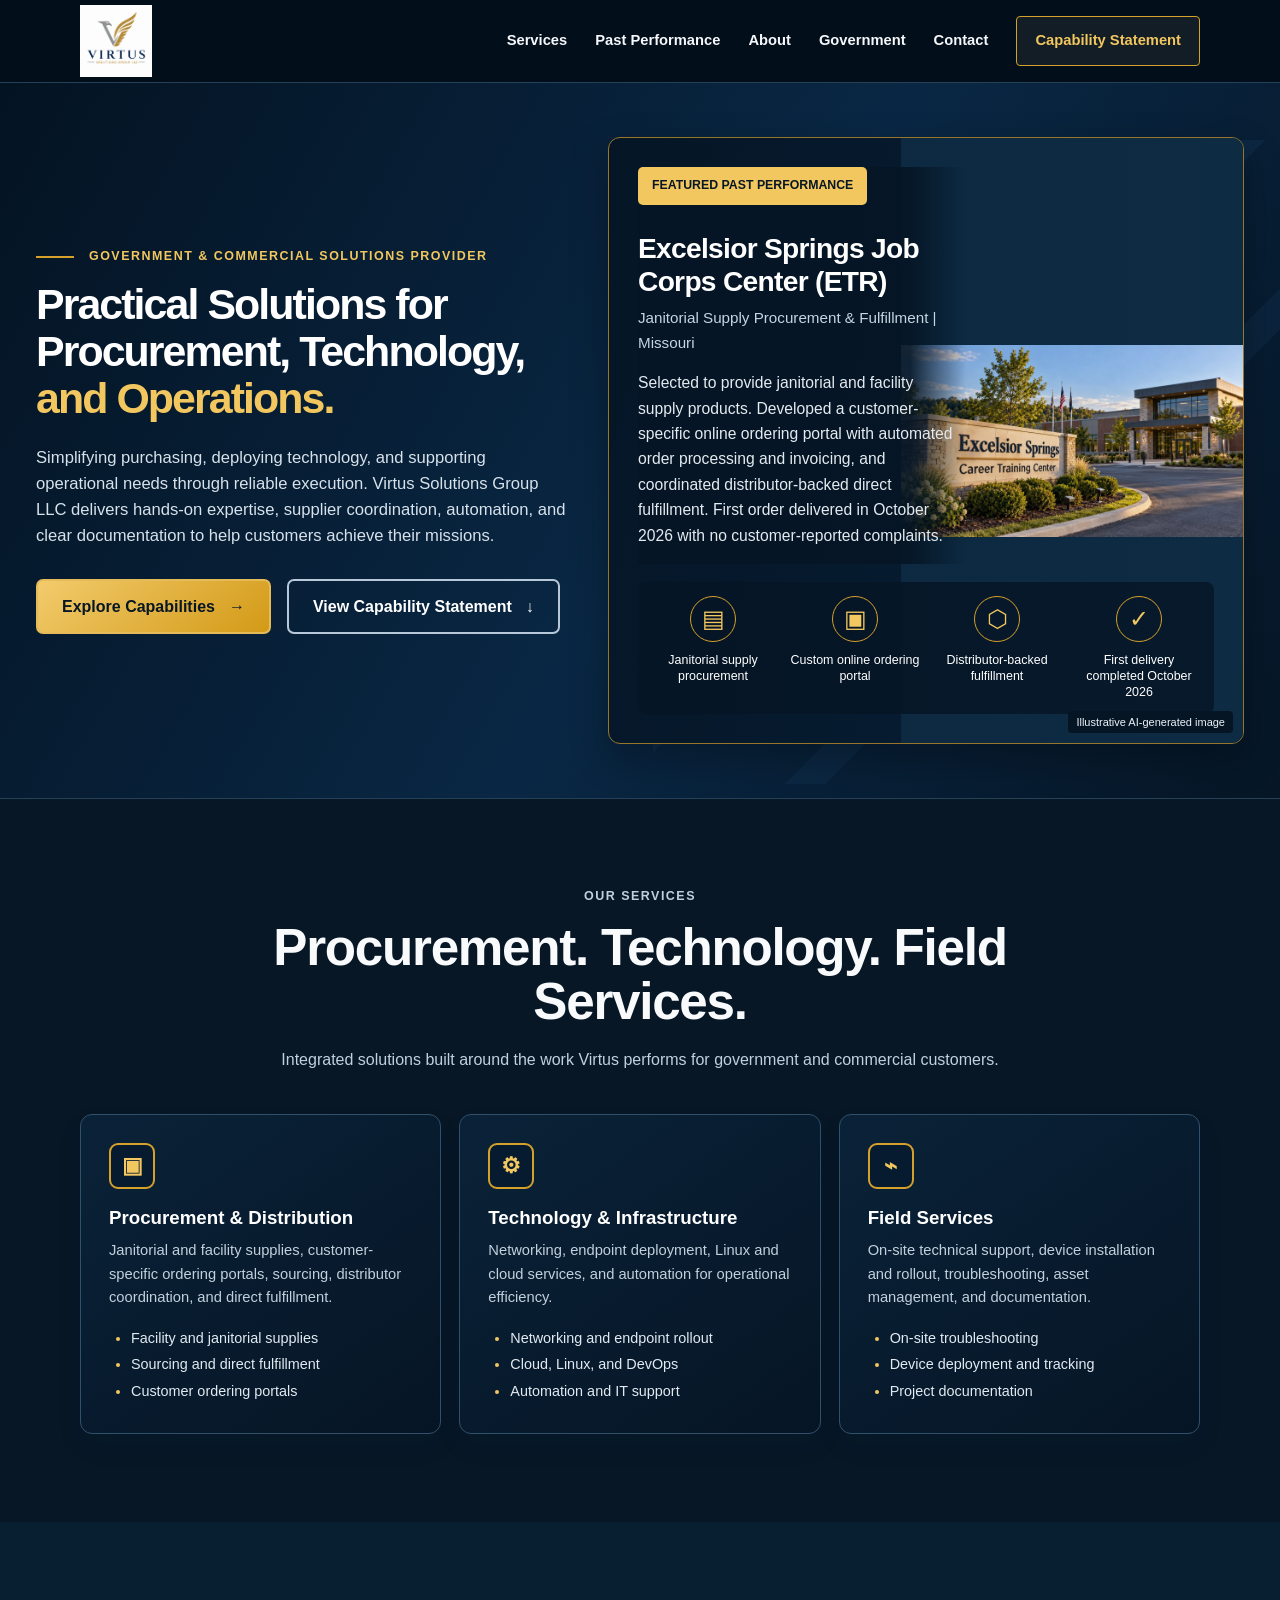
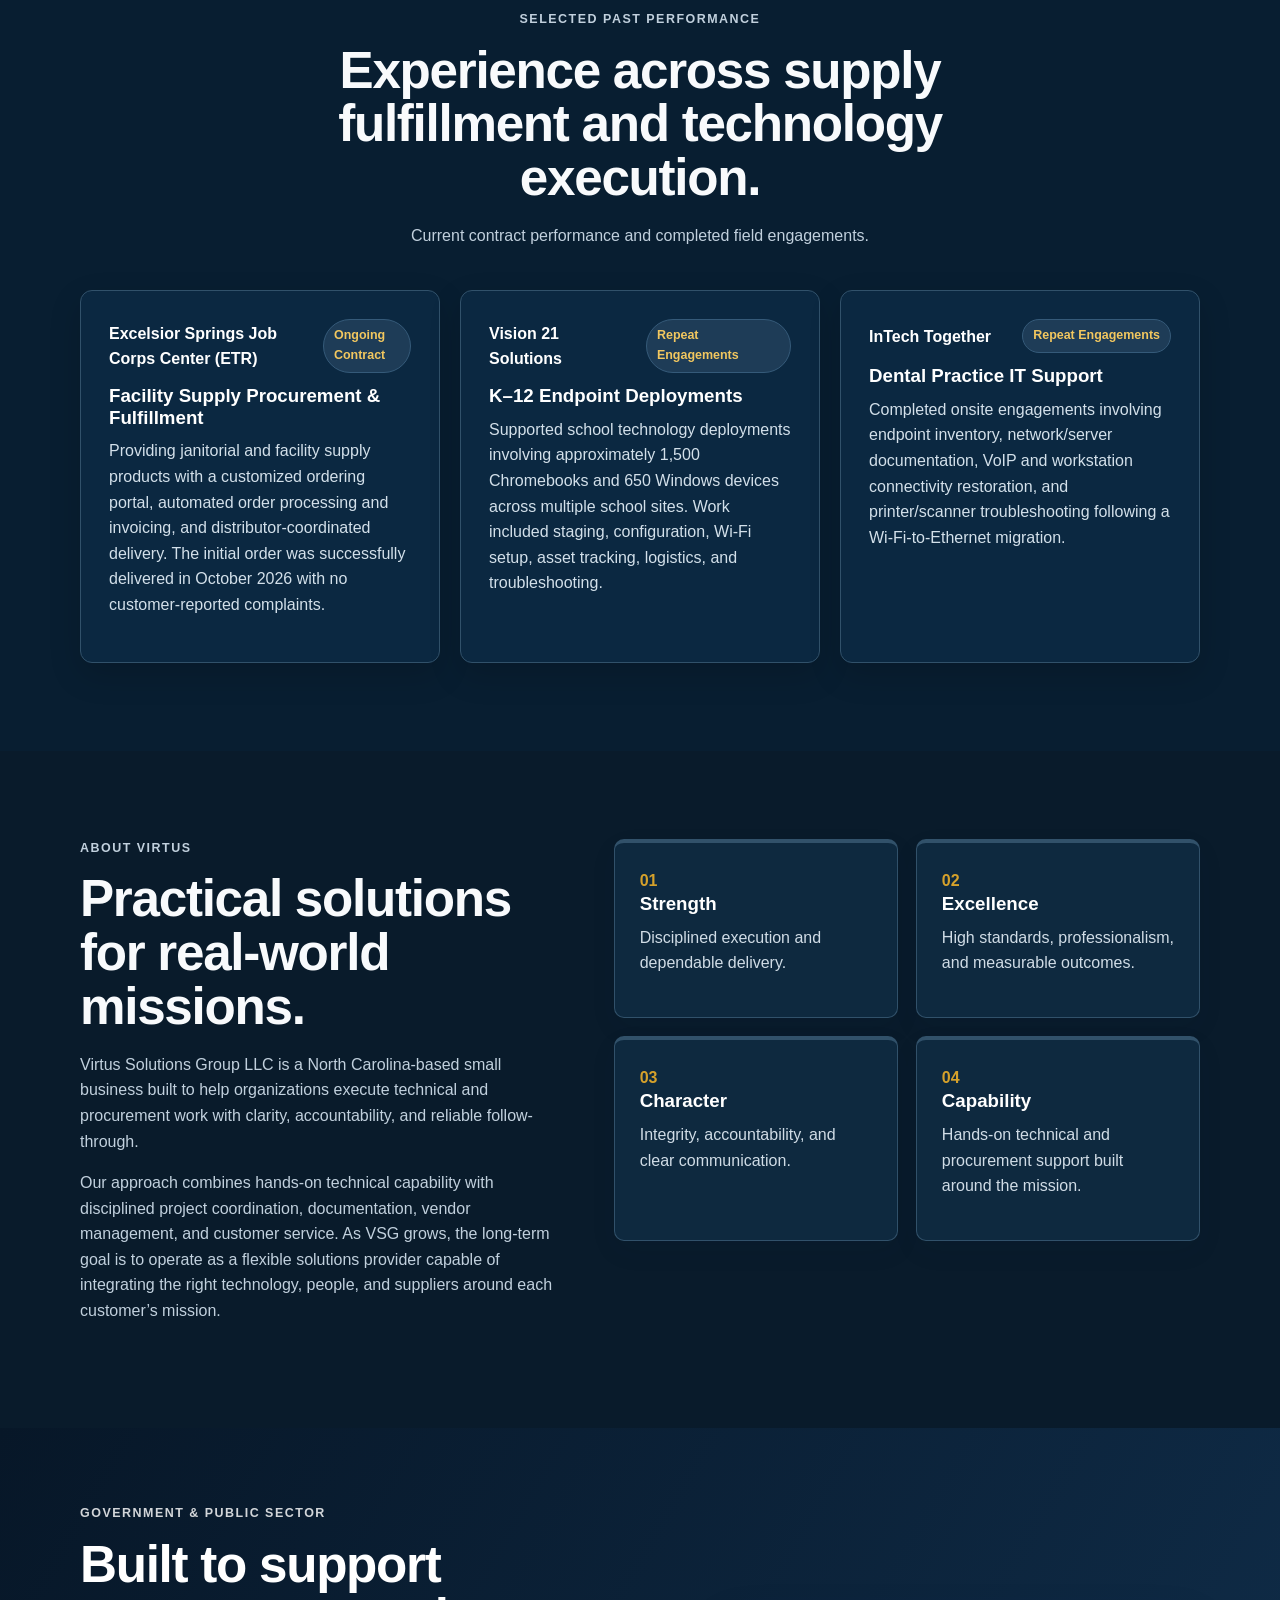
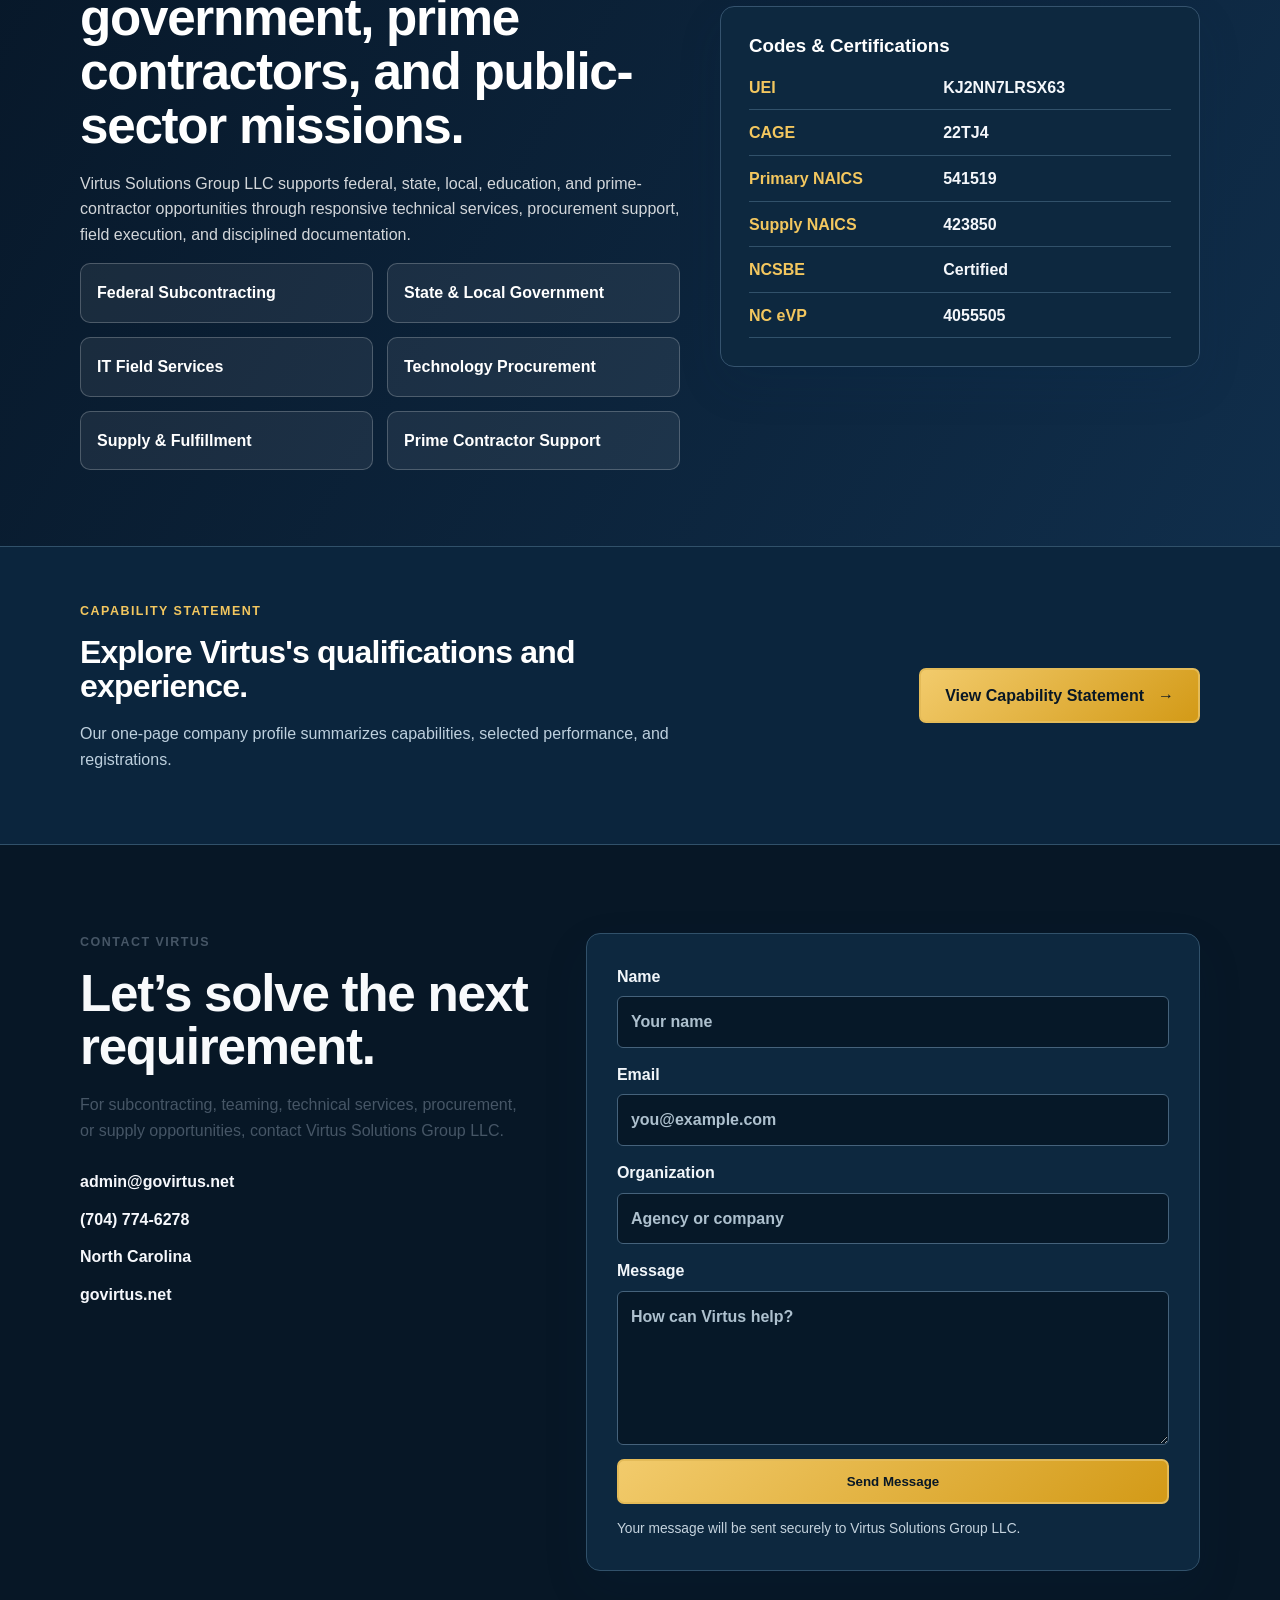
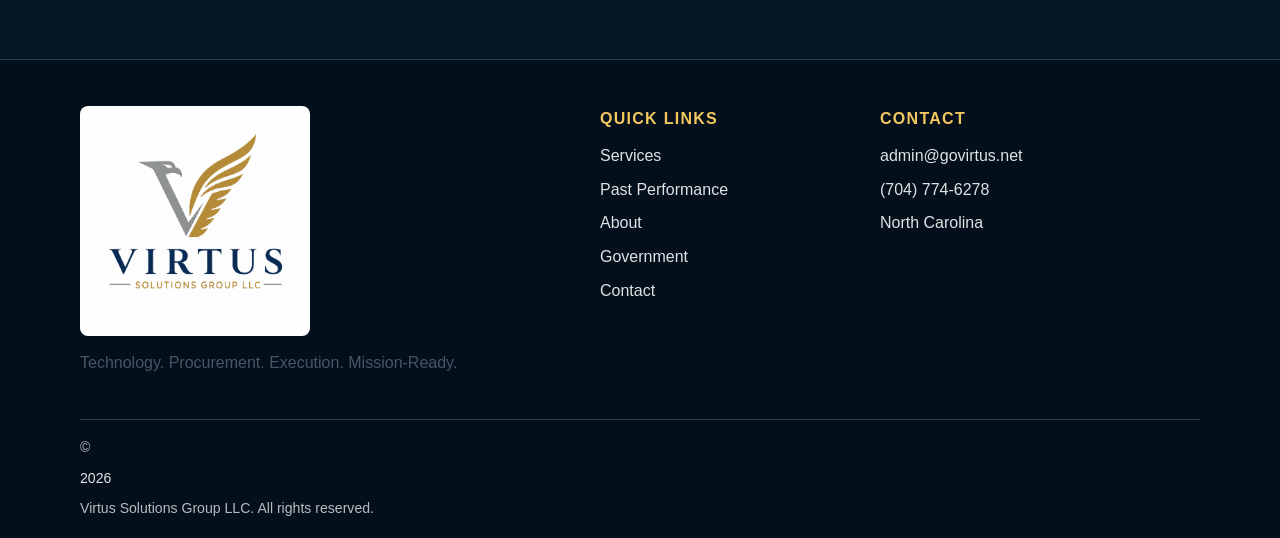
<file: index.html>
<!doctype html>
<html lang="en">
<head>
  <meta charset="utf-8" />
  <meta name="viewport" content="width=device-width, initial-scale=1" />
  <title>Virtus Solutions Group LLC | Government & Commercial Procurement, Technology & Field Services</title>
  <meta name="description" content="Virtus Solutions Group LLC provides procurement and supply fulfillment, technology and infrastructure solutions, and on-site field services for government, prime contractors, and commercial organizations." />
  <link rel="icon" type="image/png" sizes="32x32" href="assets/favicon-32.png" />
  <link rel="apple-touch-icon" href="assets/favicon-180.png" />
  <link rel="stylesheet" href="styles.css" />
</head>
<body>
  <header class="site-header" id="top">
    <nav class="nav container" aria-label="Main navigation">
      <a class="brand" href="#top" aria-label="Virtus Solutions Group home">
        <img src="assets/virtus-logo.png" alt="Virtus Solutions Group LLC logo" />
      </a>
      <button class="menu-toggle" aria-label="Open menu" aria-expanded="false">☰</button>
      <div class="nav-links">
        <a href="#services">Services</a>
        <a href="#performance">Past Performance</a>
        <a href="#about">About</a>
        <a href="#government">Government</a>
        <a href="#contact">Contact</a>
        <a class="nav-cta" href="capability-statement.html">Capability Statement</a>
      </div>
    </nav>
  </header>

  <main>
    <section class="hero">
      <div class="container hero-grid">
        <div class="hero-copy">
          <p class="eyebrow"><span></span> Government &amp; Commercial Solutions Provider</p>
          <h1>Practical Solutions for Procurement, Technology, <span>and Operations.</span></h1>
          <p class="hero-text">Simplifying purchasing, deploying technology, and supporting operational needs through reliable execution. Virtus Solutions Group LLC delivers hands-on expertise, supplier coordination, automation, and clear documentation to help customers achieve their missions.</p>
          <div class="hero-actions">
            <a class="btn primary" href="#services">Explore Capabilities <span aria-hidden="true">→</span></a>
            <a class="btn secondary" href="capability-statement.html">View Capability Statement <span aria-hidden="true">↓</span></a>
          </div>
        </div>
        <article class="featured-contract" aria-labelledby="featured-contract-title">
          <div class="featured-photo" role="img" aria-label="AI-generated illustration of a career training center entrance; not a photograph of Excelsior Springs Job Corps Center"><span class="featured-disclosure">Illustrative AI-generated image</span></div>
          <div class="featured-content">
            <div class="featured-text">
            <p class="featured-label">Featured Past Performance</p>
            <h2 id="featured-contract-title">Excelsior Springs Job Corps Center (ETR)</h2>
            <p class="featured-subtitle">Janitorial Supply Procurement &amp; Fulfillment <span aria-hidden="true">|</span> Missouri</p>
            <p class="featured-summary">Selected to provide janitorial and facility supply products. Developed a customer-specific online ordering portal with automated order processing and invoicing, and coordinated distributor-backed direct fulfillment. First order delivered in October 2026 with no customer-reported complaints.</p>
            </div>
            <div class="featured-metrics">
              <div><span class="metric-icon" aria-hidden="true">▤</span><span>Janitorial supply procurement</span></div>
              <div><span class="metric-icon" aria-hidden="true">▣</span><span>Custom online ordering portal</span></div>
              <div><span class="metric-icon" aria-hidden="true">⬡</span><span>Distributor-backed fulfillment</span></div>
              <div><span class="metric-icon" aria-hidden="true">✓</span><span>First delivery completed October 2026</span></div>
            </div>
          </div>
        </article>
      </div>
    </section>

    <section class="services section" id="services">
      <div class="container">
        <div class="section-center">
          <p class="section-kicker">Our Services</p>
          <h2>Procurement. Technology. Field Services.</h2>
          <p>Integrated solutions built around the work Virtus performs for government and commercial customers.</p>
        </div>
        <div class="service-grid">
          <article class="service-card"><div class="icon" aria-hidden="true">▣</div><h3>Procurement &amp; Distribution</h3><p>Janitorial and facility supplies, customer-specific ordering portals, sourcing, distributor coordination, and direct fulfillment.</p><ul><li>Facility and janitorial supplies</li><li>Sourcing and direct fulfillment</li><li>Customer ordering portals</li></ul></article>
          <article class="service-card"><div class="icon" aria-hidden="true">⚙</div><h3>Technology &amp; Infrastructure</h3><p>Networking, endpoint deployment, Linux and cloud services, and automation for operational efficiency.</p><ul><li>Networking and endpoint rollout</li><li>Cloud, Linux, and DevOps</li><li>Automation and IT support</li></ul></article>
          <article class="service-card"><div class="icon" aria-hidden="true">⌁</div><h3>Field Services</h3><p>On-site technical support, device installation and rollout, troubleshooting, asset management, and documentation.</p><ul><li>On-site troubleshooting</li><li>Device deployment and tracking</li><li>Project documentation</li></ul></article>
        </div>
      </div>
    </section>

    <section class="performance section" id="performance">
      <div class="container">
        <div class="section-center performance-heading">
          <p class="section-kicker light">Selected Past Performance</p>
          <h2>Experience across supply fulfillment and technology execution.</h2>
          <p>Current contract performance and completed field engagements.</p>
        </div>
        <div class="performance-grid">
          <article class="performance-card">
            <div class="performance-topline"><span>Excelsior Springs Job Corps Center (ETR)</span><b>Ongoing Contract</b></div>
            <h3>Facility Supply Procurement &amp; Fulfillment</h3>
            <p>Providing janitorial and facility supply products with a customized ordering portal, automated order processing and invoicing, and distributor-coordinated delivery. The initial order was successfully delivered in October 2026 with no customer-reported complaints.</p>
          </article>
          <article class="performance-card">
            <div class="performance-topline"><span>Vision 21 Solutions</span><b>Repeat Engagements</b></div>
            <h3>K–12 Endpoint Deployments</h3>
            <p>Supported school technology deployments involving approximately 1,500 Chromebooks and 650 Windows devices across multiple school sites. Work included staging, configuration, Wi-Fi setup, asset tracking, logistics, and troubleshooting.</p>
          </article>
          <article class="performance-card">
            <div class="performance-topline"><span>InTech Together</span><b>Repeat Engagements</b></div>
            <h3>Dental Practice IT Support</h3>
            <p>Completed onsite engagements involving endpoint inventory, network/server documentation, VoIP and workstation connectivity restoration, and printer/scanner troubleshooting following a Wi-Fi-to-Ethernet migration.</p>
          </article>
        </div>
      </div>
    </section>

    <section class="about section" id="about">
      <div class="container about-grid">
        <div>
          <p class="section-kicker">About Virtus</p>
          <h2>Practical solutions for real-world missions.</h2>
          <p>Virtus Solutions Group LLC is a North Carolina-based small business built to help organizations execute technical and procurement work with clarity, accountability, and reliable follow-through.</p>
          <p>Our approach combines hands-on technical capability with disciplined project coordination, documentation, vendor management, and customer service. As VSG grows, the long-term goal is to operate as a flexible solutions provider capable of integrating the right technology, people, and suppliers around each customer’s mission.</p>
        </div>
        <div class="values-grid">
          <article><span>01</span><h3>Strength</h3><p>Disciplined execution and dependable delivery.</p></article>
          <article><span>02</span><h3>Excellence</h3><p>High standards, professionalism, and measurable outcomes.</p></article>
          <article><span>03</span><h3>Character</h3><p>Integrity, accountability, and clear communication.</p></article>
          <article><span>04</span><h3>Capability</h3><p>Hands-on technical and procurement support built around the mission.</p></article>
        </div>
      </div>
    </section>

    <section class="government" id="government">
      <div class="container government-grid">
        <div>
          <p class="section-kicker light">Government & Public Sector</p>
          <h2>Built to support government, prime contractors, and public-sector missions.</h2>
          <p>Virtus Solutions Group LLC supports federal, state, local, education, and prime-contractor opportunities through responsive technical services, procurement support, field execution, and disciplined documentation.</p>
          <div class="gov-points">
            <span>Federal Subcontracting</span>
            <span>State & Local Government</span>
            <span>IT Field Services</span>
            <span>Technology Procurement</span>
            <span>Supply & Fulfillment</span>
            <span>Prime Contractor Support</span>
          </div>
        </div>
        <div class="credentials-card">
          <h3>Codes & Certifications</h3>
          <dl>
            <div><dt>UEI</dt><dd>KJ2NN7LRSX63</dd></div>
            <div><dt>CAGE</dt><dd>22TJ4</dd></div>
            <div><dt>Primary NAICS</dt><dd>541519</dd></div>
            <div><dt>Supply NAICS</dt><dd>423850</dd></div>
            <div><dt>NCSBE</dt><dd>Certified</dd></div>
            <div><dt>NC eVP</dt><dd>4055505</dd></div>
          </dl>
        </div>
      </div>
    </section>

    <section class="statement-band" id="capability-statement">
      <div class="container statement-layout">
        <div><p class="section-kicker">Capability Statement</p><h2>Explore Virtus's qualifications and experience.</h2><p>Our one-page company profile summarizes capabilities, selected performance, and registrations.</p></div>
        <a class="btn primary" href="capability-statement.html">View Capability Statement <span aria-hidden="true">→</span></a>
      </div>
    </section>
    <section class="contact section" id="contact">
      <div class="container contact-grid">
        <div>
          <p class="section-kicker">Contact Virtus</p>
          <h2>Let’s solve the next requirement.</h2>
          <p>For subcontracting, teaming, technical services, procurement, or supply opportunities, contact Virtus Solutions Group LLC.</p>
          <div class="contact-list">
            <a href="mailto:admin@govirtus.net">admin@govirtus.net</a>
            <a href="tel:+17047746278">(704) 774-6278</a>
            <span>North Carolina</span>
            <a href="https://govirtus.net">govirtus.net</a>
          </div>
        </div>
        <form class="contact-form" action="https://formspree.io/f/xvznnnda" method="POST">
          <input type="hidden" name="_subject" value="New Virtus Website Contact Form Submission">
          <label>Name<input type="text" name="name" placeholder="Your name" required /></label>
          <label>Email<input type="email" name="email" placeholder="you@example.com" /></label>
          <label>Organization<input type="text" name="organization" placeholder="Agency or company" /></label>
          <label>Message<textarea name="message" rows="5" placeholder="How can Virtus help?" required></textarea></label>
          <button class="btn primary" type="submit">Send Message</button>
          <p class="form-note">Your message will be sent securely to Virtus Solutions Group LLC.</p>
        </form>
      </div>
    </section>
  </main>

  <footer class="footer">
    <div class="container footer-grid">
      <div>
        <img src="assets/virtus-logo.png" alt="Virtus Solutions Group LLC" />
        <p>Technology. Procurement. Execution. Mission-Ready.</p>
      </div>
      <div>
        <h4>Quick Links</h4>
        <a href="#services">Services</a><a href="#performance">Past Performance</a><a href="#about">About</a><a href="#government">Government</a><a href="#contact">Contact</a>
      </div>
      <div>
        <h4>Contact</h4>
        <a href="mailto:admin@govirtus.net">admin@govirtus.net</a>
        <a href="tel:+17047746278">(704) 774-6278</a>
        <span>North Carolina</span>
      </div>
    </div>
    <div class="container copyright">© <span id="year"></span> Virtus Solutions Group LLC. All rights reserved.</div>
  </footer>

  <script src="script.js"></script>
</body>
</html>
</file>
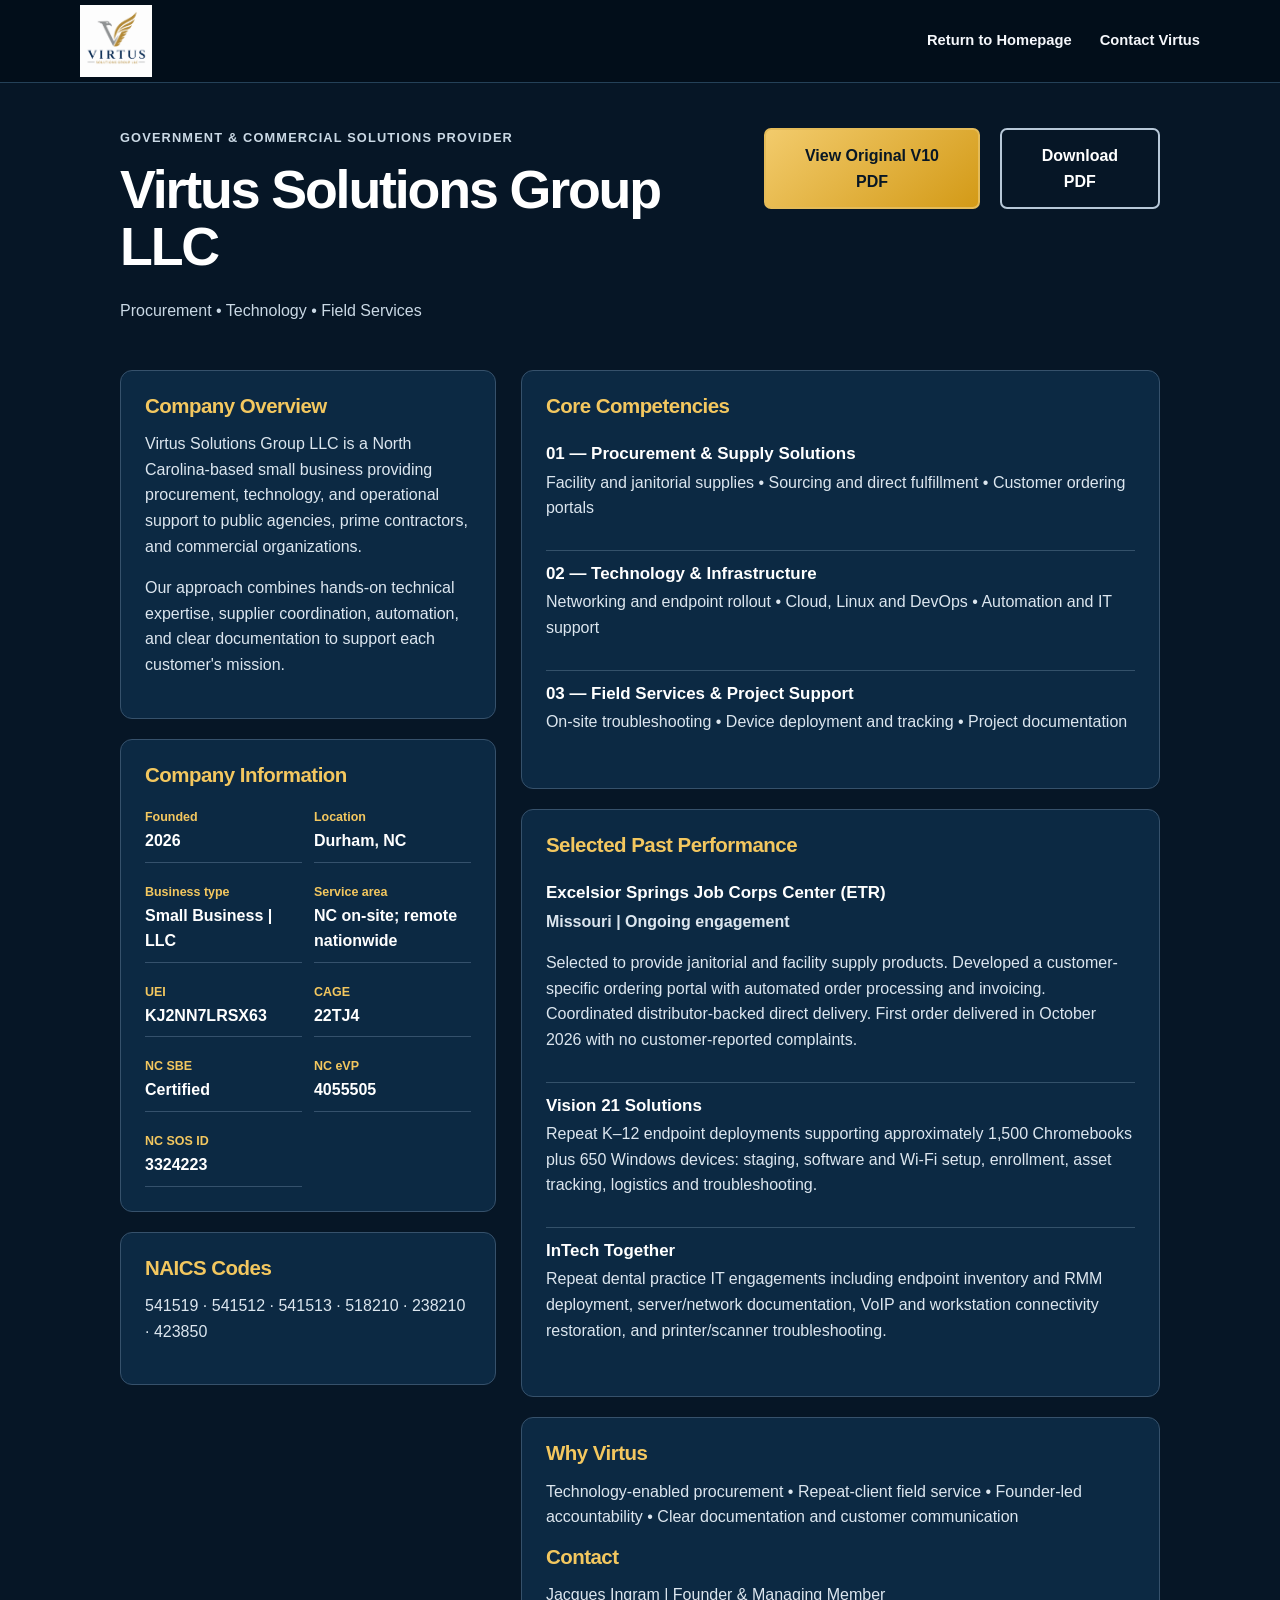
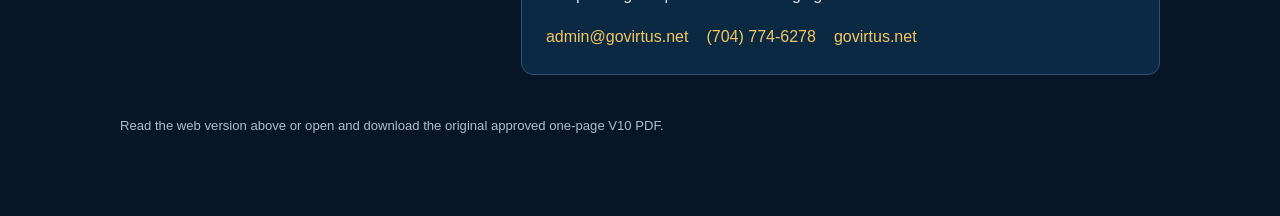
<file: capability-statement.html>
<!doctype html><html lang="en"><head><meta charset="utf-8"><meta name="viewport" content="width=device-width,initial-scale=1"><title>Capability Statement V10 | Virtus Solutions Group LLC</title><meta name="description" content="Virtus Solutions Group LLC corporate capability statement: procurement, technology, field services and documented past performance."><link rel="icon" href="assets/favicon-32.png"><link rel="stylesheet" href="styles.css"><style>
.cap-wrap{width:min(1040px,calc(100% - 32px));margin:45px auto 80px}.cap-head{display:flex;justify-content:space-between;align-items:flex-start;gap:20px;margin-bottom:30px}.cap-head h1{font-size:clamp(2rem,4.2vw,3.5rem);line-height:1.05;color:#fff}.cap-head p{color:#cad9e5}.cap-tag{color:#f3c75f;font-weight:800;text-transform:uppercase;letter-spacing:.09em;font-size:.8rem}.cap-grid{display:grid;grid-template-columns:1fr 1.7fr;gap:25px}.cap-panel{background:#0c2943;border:1px solid #36516b;border-radius:12px;padding:24px;margin-bottom:20px}.cap-panel h2{font-size:1.28rem;color:#f3c75f;margin-bottom:15px}.cap-panel h3{font-size:1.06rem;color:#fff;margin:0 0 6px}.cap-panel p,.cap-panel li{color:#dce6ef}.cap-panel ul{padding-left:20px}.cap-panel li{margin:7px 0}.cap-item{border-bottom:1px solid #34516a;padding:13px 0}.cap-item:last-child{border:0}.cap-credentials{display:grid;grid-template-columns:1fr 1fr;gap:12px}.cap-credentials div{border-bottom:1px solid #35516c;padding:8px 0}.cap-credentials strong{color:#f3c75f;display:block;font-size:.78rem}.cap-credentials span{color:#fff;font-weight:700}.cap-contact{display:flex;flex-wrap:wrap;gap:18px}.cap-contact a{color:#f3c75f}.cap-note{color:#aabecf;font-size:.82rem;margin-top:20px}@media(max-width:760px){.cap-grid{grid-template-columns:1fr}.cap-head{display:block}.cap-panel{padding:18px}}@media print{*{box-shadow:none!important}body{background:#fff!important;color:#102d47!important;font-size:10pt}.site-header,.cap-head button,.cap-note{display:none!important}.cap-wrap{width:100%;margin:0}.cap-grid{grid-template-columns:1fr 1.55fr;gap:10px}.cap-panel{break-inside:avoid;background:#fff!important;border:1px solid #c5d5df!important;margin-bottom:10px;padding:12px}.cap-panel h2{color:#a47716!important}.cap-panel h3,.cap-panel p,.cap-panel li,.cap-credentials span{color:#102d47!important}.cap-head h1{color:#102d47!important}.cap-contact a{color:#102d47!important}a{text-decoration:none!important}} </style></head><body><header class="site-header"><nav class="nav container" aria-label="Main navigation"><a class="brand" href="./"><img src="assets/virtus-logo.png" alt="Virtus Solutions Group"></a><div class="nav-links" style="display:flex"><a href="./">Return to Homepage</a><a href="mailto:admin@govirtus.net">Contact Virtus</a></div></nav></header><main class="cap-wrap"><div class="cap-head"><div><p class="cap-tag">Government &amp; Commercial Solutions Provider</p><h1>Virtus Solutions Group LLC</h1><p>Procurement • Technology • Field Services</p></div><a class="btn primary" href="Virtus_V10_Capability_Statement.pdf" target="_blank" rel="noopener">View Original V10 PDF</a><a class="btn secondary" href="Virtus_V10_Capability_Statement.pdf" download>Download PDF</a></div><div class="cap-grid"><div><section class="cap-panel"><h2>Company Overview</h2><p>Virtus Solutions Group LLC is a North Carolina-based small business providing procurement, technology, and operational support to public agencies, prime contractors, and commercial organizations.</p><p>Our approach combines hands-on technical expertise, supplier coordination, automation, and clear documentation to support each customer's mission.</p></section><section class="cap-panel"><h2>Company Information</h2><div class="cap-credentials"><div><strong>Founded</strong><span>2026</span></div><div><strong>Location</strong><span>Durham, NC</span></div><div><strong>Business type</strong><span>Small Business | LLC</span></div><div><strong>Service area</strong><span>NC on-site; remote nationwide</span></div><div><strong>UEI</strong><span>KJ2NN7LRSX63</span></div><div><strong>CAGE</strong><span>22TJ4</span></div><div><strong>NC SBE</strong><span>Certified</span></div><div><strong>NC eVP</strong><span>4055505</span></div><div><strong>NC SOS ID</strong><span>3324223</span></div></div></section><section class="cap-panel"><h2>NAICS Codes</h2><p>541519 · 541512 · 541513 · 518210 · 238210 · 423850</p></section></div><div><section class="cap-panel"><h2>Core Competencies</h2><div class="cap-item"><h3>01 — Procurement &amp; Supply Solutions</h3><p>Facility and janitorial supplies • Sourcing and direct fulfillment • Customer ordering portals</p></div><div class="cap-item"><h3>02 — Technology &amp; Infrastructure</h3><p>Networking and endpoint rollout • Cloud, Linux and DevOps • Automation and IT support</p></div><div class="cap-item"><h3>03 — Field Services &amp; Project Support</h3><p>On-site troubleshooting • Device deployment and tracking • Project documentation</p></div></section><section class="cap-panel"><h2>Selected Past Performance</h2><div class="cap-item"><h3>Excelsior Springs Job Corps Center (ETR)</h3><p><strong>Missouri | Ongoing engagement</strong></p><p>Selected to provide janitorial and facility supply products. Developed a customer-specific ordering portal with automated order processing and invoicing. Coordinated distributor-backed direct delivery. First order delivered in October 2026 with no customer-reported complaints.</p></div><div class="cap-item"><h3>Vision 21 Solutions</h3><p>Repeat K–12 endpoint deployments supporting approximately 1,500 Chromebooks plus 650 Windows devices: staging, software and Wi-Fi setup, enrollment, asset tracking, logistics and troubleshooting.</p></div><div class="cap-item"><h3>InTech Together</h3><p>Repeat dental practice IT engagements including endpoint inventory and RMM deployment, server/network documentation, VoIP and workstation connectivity restoration, and printer/scanner troubleshooting.</p></div></section><section class="cap-panel"><h2>Why Virtus</h2><p>Technology-enabled procurement • Repeat-client field service • Founder-led accountability • Clear documentation and customer communication</p><h2>Contact</h2><p>Jacques Ingram | Founder &amp; Managing Member</p><div class="cap-contact"><a href="mailto:admin@govirtus.net">admin@govirtus.net</a><a href="tel:+17047746278">(704) 774-6278</a><a href="https://govirtus.net">govirtus.net</a></div></section></div></div><p class="cap-note">Read the web version above or open and download the original approved one-page V10 PDF.</p></main></body></html>
</file>
<file: styles.css>
:root {
  --navy: #08264a;
  --navy-2: #0d315c;
  --gold: #c99a2e;
  --gold-2: #d7b65e;
  --silver: #8f969d;
  --slate: #4c5864;
  --light: #f5f7fa;
  --white: #ffffff;
  --line: #dce2e8;
  --shadow: 0 18px 45px rgba(8, 38, 74, 0.12);
}

* { box-sizing: border-box; }
html { scroll-behavior: smooth; }
body {
  margin: 0;
  font-family: Georgia, 'Times New Roman', serif;
  color: var(--navy);
  background: var(--white);
  line-height: 1.6;
}
a { color: inherit; text-decoration: none; }
img { max-width: 100%; display: block; }
.container { width: min(1120px, calc(100% - 40px)); margin: 0 auto; }

.site-header {
  position: sticky;
  top: 0;
  z-index: 20;
  background: rgba(255,255,255,0.94);
  backdrop-filter: blur(14px);
  border-bottom: 1px solid var(--line);
}
.nav {
  height: 82px;
  display: flex;
  align-items: center;
  justify-content: space-between;
  gap: 24px;
}
.brand img { width: 238px; height: 72px; object-fit: contain; object-position: left center; }
.nav-links { display: flex; align-items: center; gap: 28px; font-family: Arial, sans-serif; font-weight: 700; font-size: 0.92rem; }
.nav-links a { position: relative; }
.nav-links a:not(.nav-cta)::after {
  content: '';
  position: absolute;
  left: 0;
  bottom: -8px;
  width: 0;
  height: 2px;
  background: var(--gold);
  transition: width .2s ease;
}
.nav-links a:hover::after { width: 100%; }
.nav-cta {
  background: var(--navy);
  color: var(--white);
  padding: 12px 18px;
  border-radius: 4px;
  box-shadow: 0 8px 18px rgba(8,38,74,.18);
}
.menu-toggle { display: none; border: 0; background: var(--navy); color: white; padding: 10px 12px; border-radius: 4px; font-size: 1.2rem; }

.hero {
  position: relative;
  overflow: hidden;
  background:
    linear-gradient(90deg, rgba(255,255,255,.98) 0%, rgba(255,255,255,.92) 44%, rgba(245,247,250,.70) 100%),
    radial-gradient(circle at 85% 30%, rgba(201,154,46,.12), transparent 34%),
    linear-gradient(135deg, #ffffff 0%, #eef2f6 100%);
  border-bottom: 3px solid var(--gold);
}
.hero::after {
  content: '';
  position: absolute;
  right: -7%; top: 8%;
  width: 56%; height: 90%;
  background: linear-gradient(135deg, transparent 0 44%, rgba(8,38,74,.05) 44% 48%, transparent 48% 100%);
  opacity: .9;
}
.hero-grid { position: relative; z-index: 1; min-height: 620px; display: grid; grid-template-columns: 1.05fr .95fr; align-items: center; gap: 48px; }
.eyebrow, .section-kicker {
  color: var(--gold);
  text-transform: uppercase;
  letter-spacing: .12em;
  font-family: Arial, sans-serif;
  font-size: .78rem;
  font-weight: 800;
  margin: 0 0 14px;
}
.eyebrow span { display: inline-block; width: 38px; height: 2px; background: var(--gold); vertical-align: middle; margin-right: 10px; }
h1 { font-size: clamp(3rem, 7vw, 6.3rem); line-height: .94; margin: 0 0 24px; letter-spacing: -.04em; }
h1 span { color: var(--silver); }
.hero-text { max-width: 600px; font-family: Arial, sans-serif; color: #263646; font-size: 1.08rem; }
.hero-actions { display: flex; gap: 16px; flex-wrap: wrap; margin-top: 30px; }
.btn {
  display: inline-flex;
  align-items: center;
  justify-content: center;
  border-radius: 4px;
  padding: 13px 24px;
  font-family: Arial, sans-serif;
  font-weight: 800;
  border: 2px solid var(--navy);
  transition: transform .2s ease, box-shadow .2s ease, background .2s ease;
}
.btn:hover { transform: translateY(-2px); box-shadow: var(--shadow); }
.btn.primary { background: var(--navy); color: white; }
.btn.secondary { background: transparent; color: var(--navy); }
.hero-card {
  justify-self: end;
  width: min(430px, 100%);
  padding: 34px;
  border-radius: 18px;
  background: rgba(255,255,255,.75);
  border: 1px solid rgba(201,154,46,.34);
  box-shadow: var(--shadow);
}
.hero-card img { width: 250px; margin: 0 auto 20px; }
.hero-card div { display: grid; grid-template-columns: 1fr 1fr; gap: 10px; font-family: Arial, sans-serif; }
.hero-card strong { border: 1px solid var(--line); padding: 12px; border-radius: 8px; text-align: center; background: #fff; }

.section { padding: 88px 0; }
.section-center { text-align: center; max-width: 760px; margin: 0 auto 42px; }
h2 { font-size: clamp(2rem, 4vw, 3.25rem); line-height: 1.05; margin: 0 0 18px; letter-spacing: -.025em; }
h3 { margin: 0 0 10px; line-height: 1.15; }
p { margin-top: 0; }
.about-grid { display: grid; grid-template-columns: .9fr 1.1fr; gap: 54px; align-items: start; }
.about-grid p, .section-center p { font-family: Arial, sans-serif; color: #364656; }
.values-grid { display: grid; grid-template-columns: 1fr 1fr; gap: 18px; }
.values-grid article {
  padding: 25px;
  border: 1px solid var(--line);
  border-top: 4px solid var(--gold);
  border-radius: 10px;
  background: white;
  box-shadow: 0 10px 28px rgba(8,38,74,.06);
}
.values-grid span { font-family: Arial, sans-serif; font-weight: 900; color: var(--gold); }
.values-grid p, .service-card p, .government p, .contact p, .footer p, .footer span { font-family: Arial, sans-serif; color: #465666; }

.services { background: var(--light); }
.service-grid { display: grid; grid-template-columns: repeat(3, 1fr); gap: 18px; }
.service-card {
  background: white;
  border: 1px solid var(--line);
  border-radius: 12px;
  padding: 28px;
  box-shadow: 0 12px 28px rgba(8,38,74,.06);
  min-height: 220px;
}
.icon {
  width: 46px; height: 46px;
  border: 2px solid var(--gold);
  color: var(--gold);
  display: grid;
  place-items: center;
  border-radius: 9px;
  font-family: Arial, sans-serif;
  font-weight: 900;
  margin-bottom: 18px;
  font-size: 1.35rem;
}

.government {
  padding: 76px 0;
  color: white;
  background:
    linear-gradient(90deg, rgba(8,38,74,.97), rgba(8,38,74,.87)),
    radial-gradient(circle at 85% 40%, rgba(201,154,46,.20), transparent 30%);
}
.light { color: var(--gold-2); }
.government h2 { max-width: 760px; }
.government p { color: rgba(255,255,255,.82); max-width: 720px; }
.government-grid { display: grid; grid-template-columns: 1fr .8fr; gap: 40px; align-items: center; }
.gov-points { display: grid; grid-template-columns: 1fr 1fr; gap: 14px; }
.gov-points span { font-family: Arial, sans-serif; font-weight: 800; border: 1px solid rgba(255,255,255,.22); padding: 16px; border-radius: 10px; background: rgba(255,255,255,.07); }

.contact-grid { display: grid; grid-template-columns: .85fr 1.15fr; gap: 52px; align-items: start; }
.contact-list { display: grid; gap: 12px; margin-top: 26px; font-family: Arial, sans-serif; font-weight: 800; }
.contact-list a { color: var(--navy); }
.contact-form {
  background: white;
  padding: 30px;
  border-radius: 14px;
  border: 1px solid var(--line);
  box-shadow: var(--shadow);
  display: grid;
  gap: 14px;
  font-family: Arial, sans-serif;
}
label { display: grid; gap: 7px; font-weight: 800; color: var(--navy); }
input, textarea {
  width: 100%;
  border: 1px solid #cfd7df;
  border-radius: 6px;
  padding: 12px 13px;
  font: inherit;
  color: var(--navy);
}
input:focus, textarea:focus { outline: 3px solid rgba(201,154,46,.18); border-color: var(--gold); }
.form-note { font-size: .86rem; margin: 0; }

.footer { background: var(--navy); color: white; padding: 46px 0 18px; }
.footer-grid { display: grid; grid-template-columns: 1.2fr .6fr .8fr; gap: 40px; align-items: start; }
.footer img { width: 230px; background: white; border-radius: 8px; padding: 6px; margin-bottom: 14px; }
.footer h4 { font-family: Arial, sans-serif; text-transform: uppercase; letter-spacing: .08em; color: var(--gold-2); margin: 0 0 12px; }
.footer a, .footer span { display: block; margin: 8px 0; color: rgba(255,255,255,.88); font-family: Arial, sans-serif; }
.copyright { border-top: 1px solid rgba(255,255,255,.18); margin-top: 28px; padding-top: 16px; font-family: Arial, sans-serif; color: rgba(255,255,255,.72); font-size: .88rem; }

@media (max-width: 900px) {
  .menu-toggle { display: inline-block; }
  .nav-links {
    position: absolute;
    top: 82px; left: 0; right: 0;
    background: white;
    border-bottom: 1px solid var(--line);
    display: none;
    flex-direction: column;
    align-items: stretch;
    padding: 20px;
  }
  .nav-links.open { display: flex; }
  .nav-links a { padding: 10px 0; }
  .nav-cta { text-align: center; padding: 12px; }
  .hero-grid, .about-grid, .government-grid, .contact-grid, .footer-grid { grid-template-columns: 1fr; }
  .hero-grid { min-height: auto; padding: 78px 0; }
  .hero-card { justify-self: stretch; }
  .service-grid { grid-template-columns: 1fr 1fr; }
}

@media (max-width: 620px) {
  .container { width: min(100% - 28px, 1120px); }
  .brand img { width: 190px; }
  h1 { font-size: 3.25rem; }
  .section { padding: 64px 0; }
  .service-grid, .values-grid, .gov-points { grid-template-columns: 1fr; }
  .hero-actions { flex-direction: column; }
  .btn { width: 100%; }
}


/* 2026 capability refresh */
.performance {
  background: var(--navy);
  color: var(--white);
}
.performance-heading p { color: rgba(255,255,255,.8); }
.performance-grid {
  display: grid;
  grid-template-columns: 1fr 1fr;
  gap: 20px;
}
.performance-card {
  background: var(--white);
  color: var(--navy);
  border-radius: 12px;
  padding: 28px;
  border: 1px solid rgba(255,255,255,.24);
  box-shadow: 0 12px 32px rgba(0,0,0,.15);
}
.performance-card p {
  color: #465666;
  font-family: Arial, sans-serif;
}
.performance-topline {
  display: flex;
  gap: 14px;
  align-items: center;
  justify-content: space-between;
  margin-bottom: 12px;
  font-family: Arial, sans-serif;
}
.performance-topline span {
  font-weight: 900;
}
.performance-topline b {
  background: #eef3f7;
  color: var(--navy);
  border: 1px solid var(--line);
  border-radius: 999px;
  padding: 6px 10px;
  font-size: .78rem;
}
.credentials-card {
  background: var(--white);
  color: var(--navy);
  padding: 28px;
  border-radius: 14px;
  box-shadow: var(--shadow);
}
.credentials-card h3 {
  margin-bottom: 18px;
}
.credentials-card dl {
  margin: 0;
  display: grid;
  gap: 10px;
}
.credentials-card dl div {
  display: grid;
  grid-template-columns: 1fr 1.25fr;
  gap: 12px;
  border-bottom: 1px solid var(--line);
  padding-bottom: 9px;
  font-family: Arial, sans-serif;
}
.credentials-card dt {
  color: var(--gold);
  font-weight: 900;
}
.credentials-card dd {
  margin: 0;
  font-weight: 800;
}
@media (max-width: 900px) {
  .performance-grid { grid-template-columns: 1fr; }
}
@media (max-width: 620px) {
  .performance-topline { align-items: flex-start; flex-direction: column; }
  .credentials-card dl div { grid-template-columns: 1fr; gap: 3px; }
}


/* Dark executive concept — proposed V11 design, review branch only */
:root { --navy: #061626; --navy-2: #0a2542; --gold: #d5a12b; --gold-2: #f3c75f; --silver: #aab6c3; --light: #071a2c; --line: #27435b; }
body { background:#061626; color:#f5f7fb; font-family:Arial,Helvetica,sans-serif; }
h1,h2,h3 { font-family:Arial,Helvetica,sans-serif; }
.site-header { background:rgba(3,15,27,.98); border-bottom:1px solid #244158; }
.nav-links a { color:#f5f7fb; }
.nav-cta { background:#131d25; border:1px solid var(--gold); color:var(--gold-2)!important; box-shadow:none; }
.hero { background:linear-gradient(120deg,#041322 0%,#092744 54%,#061626 100%);border-bottom:1px solid #244158; }
.hero::after { background:linear-gradient(135deg, transparent 0 41%,rgba(36,86,132,.17) 41% 45%, transparent 45% 57%,rgba(27,68,108,.2) 57% 60%,transparent 60%); }
.hero-grid { grid-template-columns: .94fr 1.06fr; min-height:600px; gap:48px; padding:54px 0; }
.hero-copy h1 { font-size:clamp(2.6rem,4vw,4.3rem); letter-spacing:-.045em; line-height:1.08; color:#fff; }
.hero-copy h1 span { color:var(--gold-2); }
.hero-text { color:#d7e2eb; font-size:1.04rem; line-height:1.55; }
.eyebrow { color:var(--gold-2); }
.btn { border-radius:7px; gap:14px; text-align:center; }
.btn.primary { background:linear-gradient(140deg,#f2cb6c,#d39a17);border-color:#e4bb58;color:#081725; }
.btn.secondary { border-color:#b7c8d8;color:#fff; }
.featured-contract { min-width:0; border-radius:12px; border:1px solid #977629; background:linear-gradient(105deg,rgba(5,21,37,.98) 0%,rgba(7,28,49,.97) 65%,rgba(15,47,78,.9) 100%); box-shadow:0 15px 38px rgba(0,0,0,.28);position:relative;overflow:hidden; }
.featured-contract::after { content:"JOB CORPS";position:absolute;bottom:6px;right:-15px;font-size:4rem;font-weight:900;color:rgba(255,255,255,.035);letter-spacing:.05em;pointer-events:none; }
.featured-content {position:relative;z-index:1;padding:29px;}
.featured-label {display:inline-block;background:var(--gold-2);color:#081725;border-radius:5px;padding:9px 14px;font-size:.77rem;font-weight:800;text-transform:uppercase;}
.featured-contract h2 {font-size:clamp(1.5rem,2.2vw,2.25rem);line-height:1.18;margin:15px 0 8px;color:#fff;}
.featured-subtitle {color:#c5d5e2;font-size:.95rem; }
.featured-summary {color:#e4ebf0;font-size:.98rem;line-height:1.62;}
.featured-metrics {display:grid;grid-template-columns:repeat(4,1fr);gap:12px;margin-top:24px;}
.featured-metrics>div {display:flex;flex-direction:column;align-items:center;text-align:center;gap:10px;color:#fff;font-size:.78rem;line-height:1.3;}
.metric-icon {display:grid;place-items:center;width:46px;height:46px;border:1px solid var(--gold);border-radius:50%;color:var(--gold-2);font-size:1.5rem;}
.services {background:#071726;}
.section-center h2, .about h2, .contact h2 {color:#f8fafc;}
.section-center p,.about-grid p,.service-card p {color:#c1d0dd!important;}
.section-kicker {color:var(--gold-2);}
.service-grid {grid-template-columns:repeat(3,minmax(0,1fr));}
.service-card {background:linear-gradient(145deg,#0a2238,#061525);border:1px solid #31516a;min-height:290px;color:#fff;}
.service-card h3 {color:#fff;}
.service-card p {font-size:.92rem;}
.service-card ul {padding-left:22px;margin:15px 0 0;color:#e2eaf1;font-size:.9rem;line-height:1.85;}
.service-card li::marker {color:var(--gold-2);}
.icon {background:#071b30;color:var(--gold-2);border-color:var(--gold);}
.performance {background:#081e31;}
.performance-card {background:#0b2841;color:#fff;border:1px solid #31516a;}
.performance-card h3 {color:#fff;}
.performance-card p {color:#d3e0ea!important;}
.performance-topline b {background:#1e3c57;color:#f2c75f;border-color:#355a79;}
.performance-grid {grid-template-columns:repeat(3,minmax(0,1fr));}
.about {background:#091b2b;}
.values-grid article {background:#0e293f;border-color:#31516a;color:#fff;}
.values-grid p {color:#d0dce6!important;}
.government {background:linear-gradient(120deg,#071728,#102e4b);}
.credentials-card {background:#0d283f;color:#fff;border:1px solid #35536e;}
.credentials-card dd {color:#f4f7fb;}
.credentials-card dt {color:var(--gold-2);}
.credentials-card dl div {border-color:#31516a;}
.statement-band {padding:55px 0;background:#0b253d;border-top:1px solid #31516a;border-bottom:1px solid #31516a;}
.statement-layout {display:flex;align-items:center;justify-content:space-between;gap:35px;}
.statement-band h2 {font-size:2rem;max-width:600px;color:#fff;}
.statement-band p:not(.section-kicker) {color:#bed0de;max-width:630px;}
.contact {background:#071726;}
.contact-list a,.contact-list span {color:#f6f8fc;}
.contact-form {background:#0d283f;border-color:#31516a;}
.contact-form label {color:#f1f6fa;}
input,textarea {background:#061828;color:#fff;border-color:#45627b;}
input::placeholder,textarea::placeholder {color:#adc0ce;}
.form-note {color:#c5d3de!important;}
.footer {background:#030f1b;border-top:1px solid #1c3d55;}
@media(max-width:1000px){.hero-grid{grid-template-columns:1fr;}.featured-metrics{gap:14px;}.performance-grid{grid-template-columns:1fr;}}
@media(max-width:900px){.service-grid{grid-template-columns:1fr 1fr;}.nav-links{background:#071726;}.statement-layout{flex-direction:column;align-items:flex-start;}}
@media(max-width:620px){.service-grid{grid-template-columns:1fr;}.featured-content{padding:20px;}.featured-metrics{grid-template-columns:1fr 1fr;}.hero-grid{padding:38px 0;}.hero-copy h1{font-size:2.5rem;}.statement-band h2{font-size:1.6rem;}}

/* ETR sign-forward layout: image lives exclusively to the right, never under text.
   Image is deliberately not included in public repo until the publisher licenses its use. */
.featured-contract { isolation:isolate; }
.featured-contract::after { display:none; }
.featured-photo {
  position:absolute;
  z-index:0;
  inset:0 0 0 auto;
  width:54%;
  background-color:#12324b;
  background-image:linear-gradient(90deg,#071b30 0%,rgba(7,27,48,.28) 22%,rgba(7,27,48,.04) 75%),linear-gradient(135deg,#173b5c,#071727);
  background-size:cover;
  background-position:34% center;
  background-repeat:no-repeat;
}
.featured-content { display:flex;flex-direction:column;gap:18px;min-height:440px; }
.featured-text { max-width:57%; background:linear-gradient(90deg,rgba(5,21,37,.99),rgba(5,21,37,.91) 83%,transparent); padding-right:12px; }
.featured-metrics {margin-top:auto; background:linear-gradient(90deg,rgba(5,21,37,.95),rgba(5,21,37,.8));border-radius:8px;padding:14px 10px; }
@media(max-width:1100px){
 .featured-photo {width:48%;background-position:30% center;}
 .featured-text {max-width:62%;}
}
@media(max-width:700px){
 .featured-photo {position:relative;inset:auto;width:100%;height:225px;background-position:30% center;}
 .featured-content {min-height:unset;padding:20px;gap:10px;}
 .featured-text {max-width:100%;background:none;padding-right:0;}
 .featured-metrics {grid-template-columns:repeat(2,minmax(0,1fr));margin-top:10px;}
}

/* 2026-10-30 review fix: improve hero balance, avoid blank ETR image panel. */
.hero-grid{width:min(1380px,calc(100% - 72px));grid-template-columns:minmax(0,1fr) minmax(0,1.2fr);gap:42px}
.hero-copy h1{font-size:clamp(2.25rem,3.35vw,3.65rem);line-height:1.09}
.featured-content{min-height:390px}
.featured-photo{background-image:linear-gradient(90deg,rgba(7,27,48,.45),rgba(7,27,48,.05)),url("assets/etr-center-sign.jpg");}
.featured-photo::after{content:"EXCELSIOR SPRINGS\\A JOB CORPS CENTER";white-space:pre;position:absolute;right:7%;top:35%;padding:18px 22px;border:2px solid rgba(231,191,95,.5);border-radius:5px;color:#eecb79;background:rgba(4,18,31,.83);font-size:clamp(.83rem,1.1vw,1.12rem);font-weight:800;line-height:1.7;text-align:center;letter-spacing:.05em}
@media(max-width:1100px){.hero-grid{width:min(100% - 38px,940px);grid-template-columns:1fr}.hero-copy h1{font-size:clamp(2.4rem,5.4vw,3.9rem)}.featured-text{max-width:60%}}
@media(max-width:700px){.hero-grid{width:min(100% - 28px,680px)}.hero-copy h1{font-size:clamp(2.1rem,8.3vw,3rem)}.featured-photo::after{top:24%;right:20%;}}
 
/* Hide the graphic fallback when the approved photograph has been uploaded. */
.featured-photo{background-color:#12324b;}

/* The approved site photograph carries the real entrance sign; do not overlay synthetic signage. */
.featured-photo::after{display:none!important;}
.featured-photo{background-position:20% center;}

/* Visible temporary visual while the licensed ETR photo is being sourced. */
.featured-photo{background-image:linear-gradient(90deg,#071b30 0%,rgba(7,27,48,.5) 26%,rgba(7,27,48,.08) 100%),linear-gradient(140deg,#224e6b,#0b253e);}
.featured-photo::after{display:block!important;content:"EXCELSIOR SPRINGS\\A JOB CORPS CENTER";white-space:pre;position:absolute;top:36%;right:8%;border:2px solid rgba(239,201,106,.75);background:rgba(3,17,29,.78);padding:20px 18px;text-align:center;color:#f3c75f;line-height:1.6;letter-spacing:.04em;font-size:clamp(.87rem,1.2vw,1.25rem);font-weight:800;border-radius:5px;}
@media(max-width:700px){.featured-photo::after{top:20%;right:15%;}}

/* Verified uploaded ETR photo at repo root. Design review only pending publisher permission. */
.featured-photo{background-image:linear-gradient(90deg,rgba(7,27,48,.92) 0%,rgba(7,27,48,.10) 22%,rgba(7,27,48,0) 55%),url('etr-center-sign.jpg')!important;background-size:cover!important;background-position:20% center!important;}
.featured-photo::after{display:none!important;content:none!important;}

/* Approved AI illustration — after its asset is uploaded, never show fake sign overlay. */
.featured-photo{background-image:linear-gradient(90deg,rgba(7,27,48,.32),rgba(7,27,48,0) 55%),url('virtus-etr-ai-illustration.jpg')!important;background-position:43% center!important;background-size:cover!important;}
.featured-photo::after{display:none!important;content:none!important;}

.featured-disclosure{position:absolute;right:10px;bottom:10px;padding:5px 8px;background:rgba(4,18,31,.85);color:#edf3fa;font:11px Arial,sans-serif;border-radius:4px;z-index:2;}

/* Display entire approved illustration inside image area to keep its sign legible. */
.featured-photo{background-image:linear-gradient(90deg,rgba(7,27,48,.10),rgba(7,27,48,0)),url('virtus-etr-ai-illustration.jpg')!important;background-size:cover,contain!important;background-position:center,center!important;background-repeat:no-repeat!important;background-color:#0d2b43!important;}
</file>
